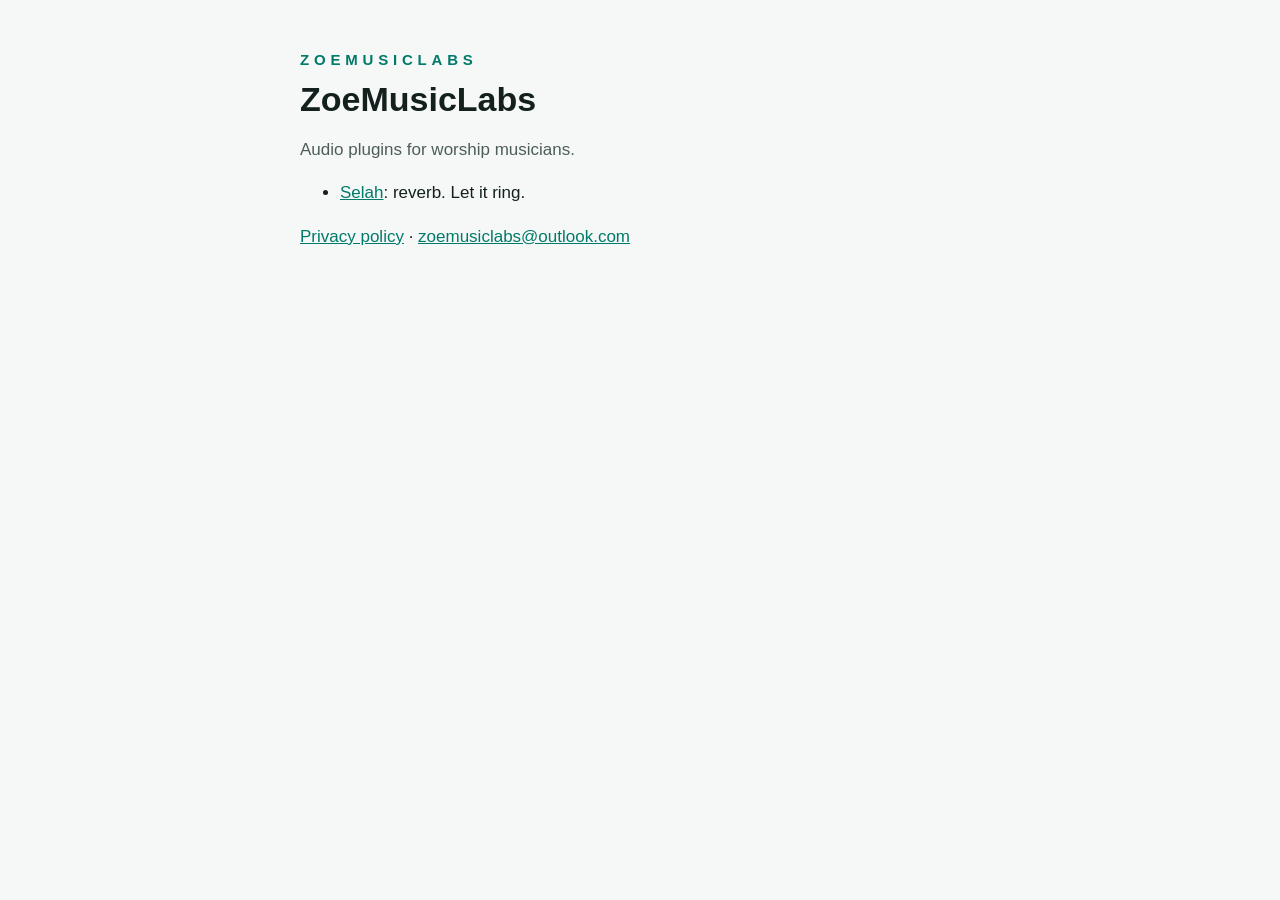
<file: index.html>
<!doctype html>
<html lang="en">
<head>
<meta charset="utf-8">
<meta name="viewport" content="width=device-width, initial-scale=1">
<title>ZoeMusicLabs</title>
<meta name="description" content="Audio plugins for worship musicians.">
<link rel="stylesheet" href="style.css">
</head>
<body>
<main>
  <div class="wordmark">ZOEMUSICLABS</div>
  <h1>ZoeMusicLabs</h1>
  <p class="muted">Audio plugins for worship musicians.</p>
  <ul>
    <li><a href="selah/">Selah</a>: reverb. Let it ring.</li>
  </ul>
  <p><a href="privacy/">Privacy policy</a> · <a href="mailto:zoemusiclabs@outlook.com">zoemusiclabs@outlook.com</a></p>
</main>
</body>
</html>
</file>
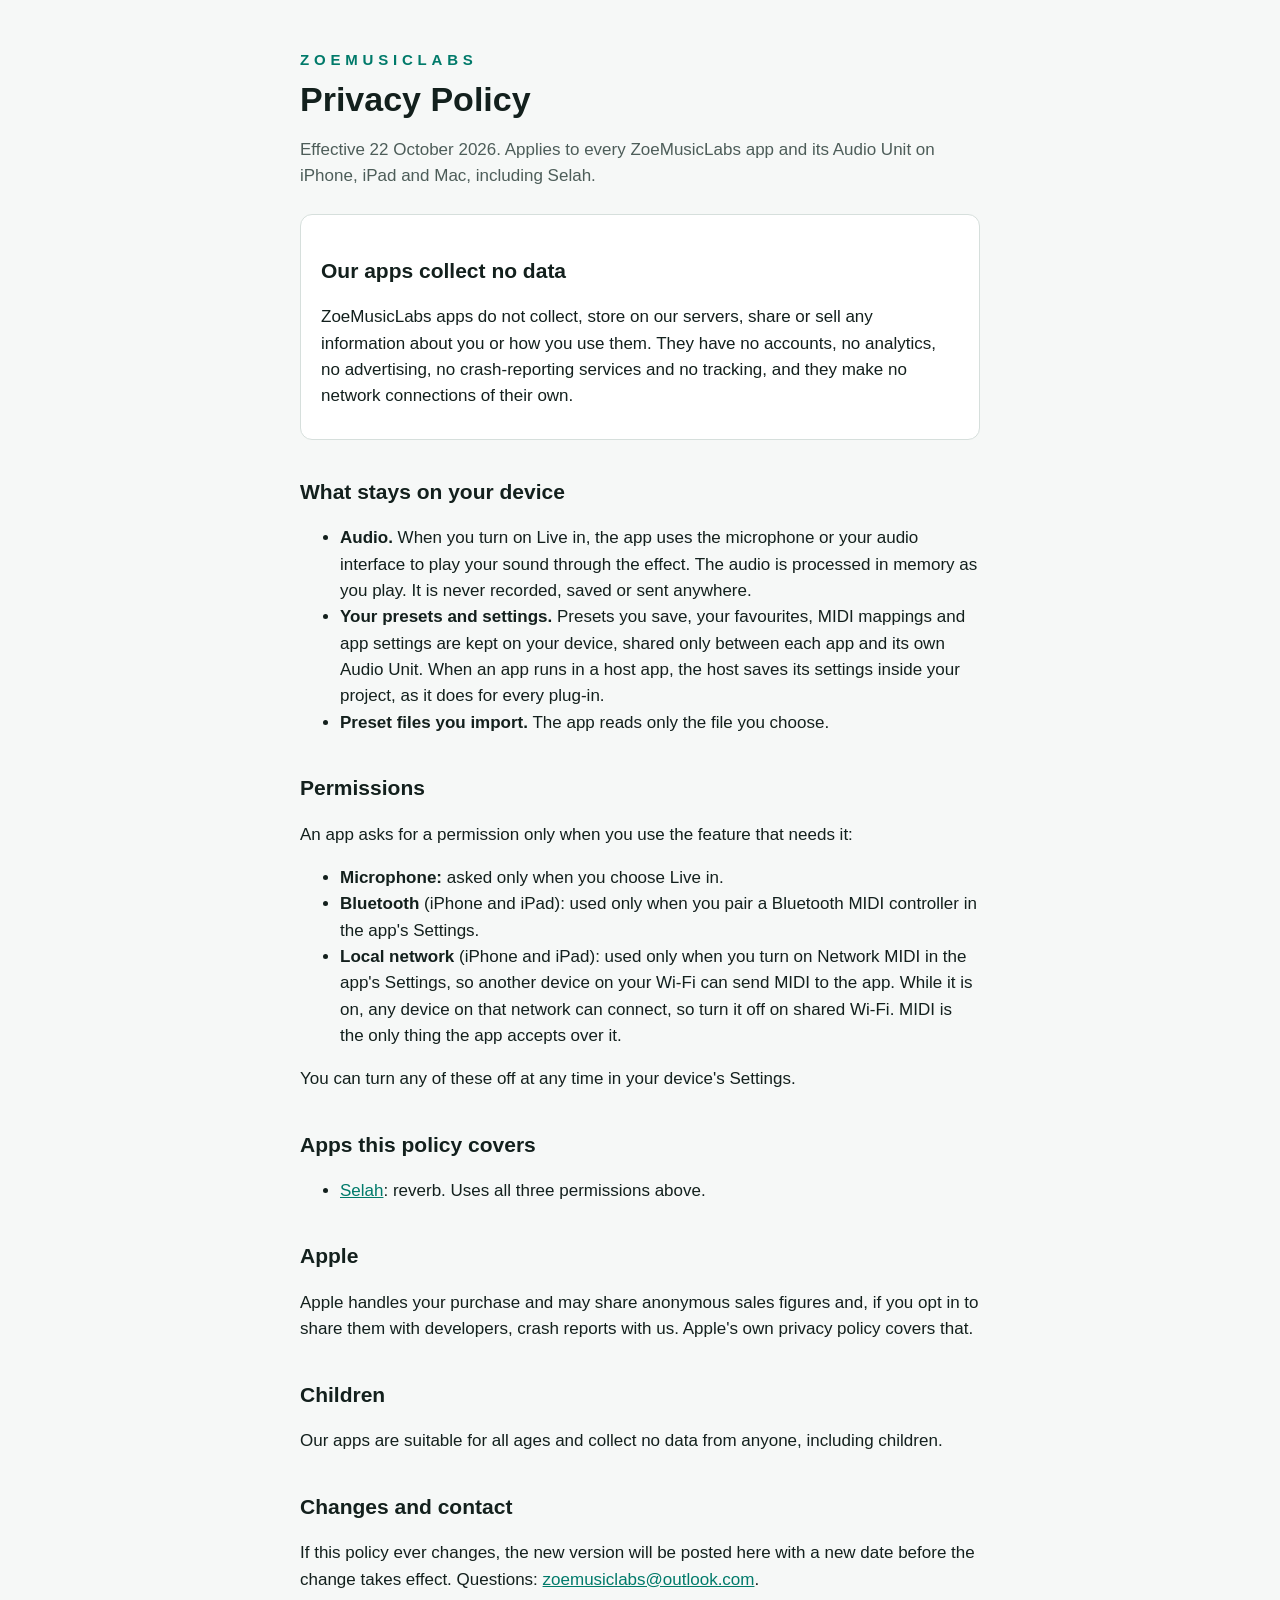
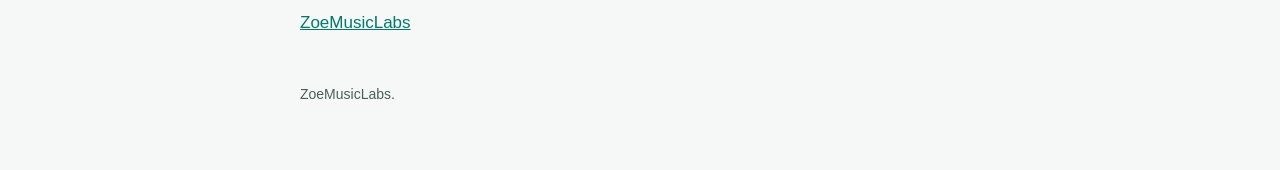
<file: privacy/index.html>
<!doctype html>
<html lang="en">
<head>
<meta charset="utf-8">
<meta name="viewport" content="width=device-width, initial-scale=1">
<title>ZoeMusicLabs Privacy Policy</title>
<meta name="description" content="ZoeMusicLabs apps collect no data.">
<link rel="stylesheet" href="../style.css">
</head>
<body>
<main>
  <div class="wordmark">ZOEMUSICLABS</div>
  <h1>Privacy Policy</h1>
  <p class="muted">Effective 22 October 2026. Applies to every ZoeMusicLabs app and its Audio Unit on iPhone, iPad and Mac, including Selah.</p>

  <section class="card">
    <h2>Our apps collect no data</h2>
    <p>ZoeMusicLabs apps do not collect, store on our servers, share or sell any information about you or how you use them. They have no accounts, no analytics, no advertising, no crash-reporting services and no tracking, and they make no network connections of their own.</p>
  </section>

  <h2>What stays on your device</h2>
  <ul>
    <li><strong>Audio.</strong> When you turn on Live in, the app uses the microphone or your audio interface to play your sound through the effect. The audio is processed in memory as you play. It is never recorded, saved or sent anywhere.</li>
    <li><strong>Your presets and settings.</strong> Presets you save, your favourites, MIDI mappings and app settings are kept on your device, shared only between each app and its own Audio Unit. When an app runs in a host app, the host saves its settings inside your project, as it does for every plug-in.</li>
    <li><strong>Preset files you import.</strong> The app reads only the file you choose.</li>
  </ul>

  <h2>Permissions</h2>
  <p>An app asks for a permission only when you use the feature that needs it:</p>
  <ul>
    <li><strong>Microphone:</strong> asked only when you choose Live in.</li>
    <li><strong>Bluetooth</strong> (iPhone and iPad): used only when you pair a Bluetooth MIDI controller in the app's Settings.</li>
    <li><strong>Local network</strong> (iPhone and iPad): used only when you turn on Network MIDI in the app's Settings, so another device on your Wi-Fi can send MIDI to the app. While it is on, any device on that network can connect, so turn it off on shared Wi-Fi. MIDI is the only thing the app accepts over it.</li>
  </ul>
  <p>You can turn any of these off at any time in your device's Settings.</p>

  <h2>Apps this policy covers</h2>
  <ul>
    <li><a href="../selah/">Selah</a>: reverb. Uses all three permissions above.</li>
  </ul>

  <h2>Apple</h2>
  <p>Apple handles your purchase and may share anonymous sales figures and, if you opt in to share them with developers, crash reports with us. Apple's own privacy policy covers that.</p>

  <h2>Children</h2>
  <p>Our apps are suitable for all ages and collect no data from anyone, including children.</p>

  <h2>Changes and contact</h2>
  <p>If this policy ever changes, the new version will be posted here with a new date before the change takes effect. Questions: <a href="mailto:zoemusiclabs@outlook.com">zoemusiclabs@outlook.com</a>.</p>

  <p><a href="../">ZoeMusicLabs</a></p>
  <footer>ZoeMusicLabs.</footer>
</main>
</body>
</html>
</file>
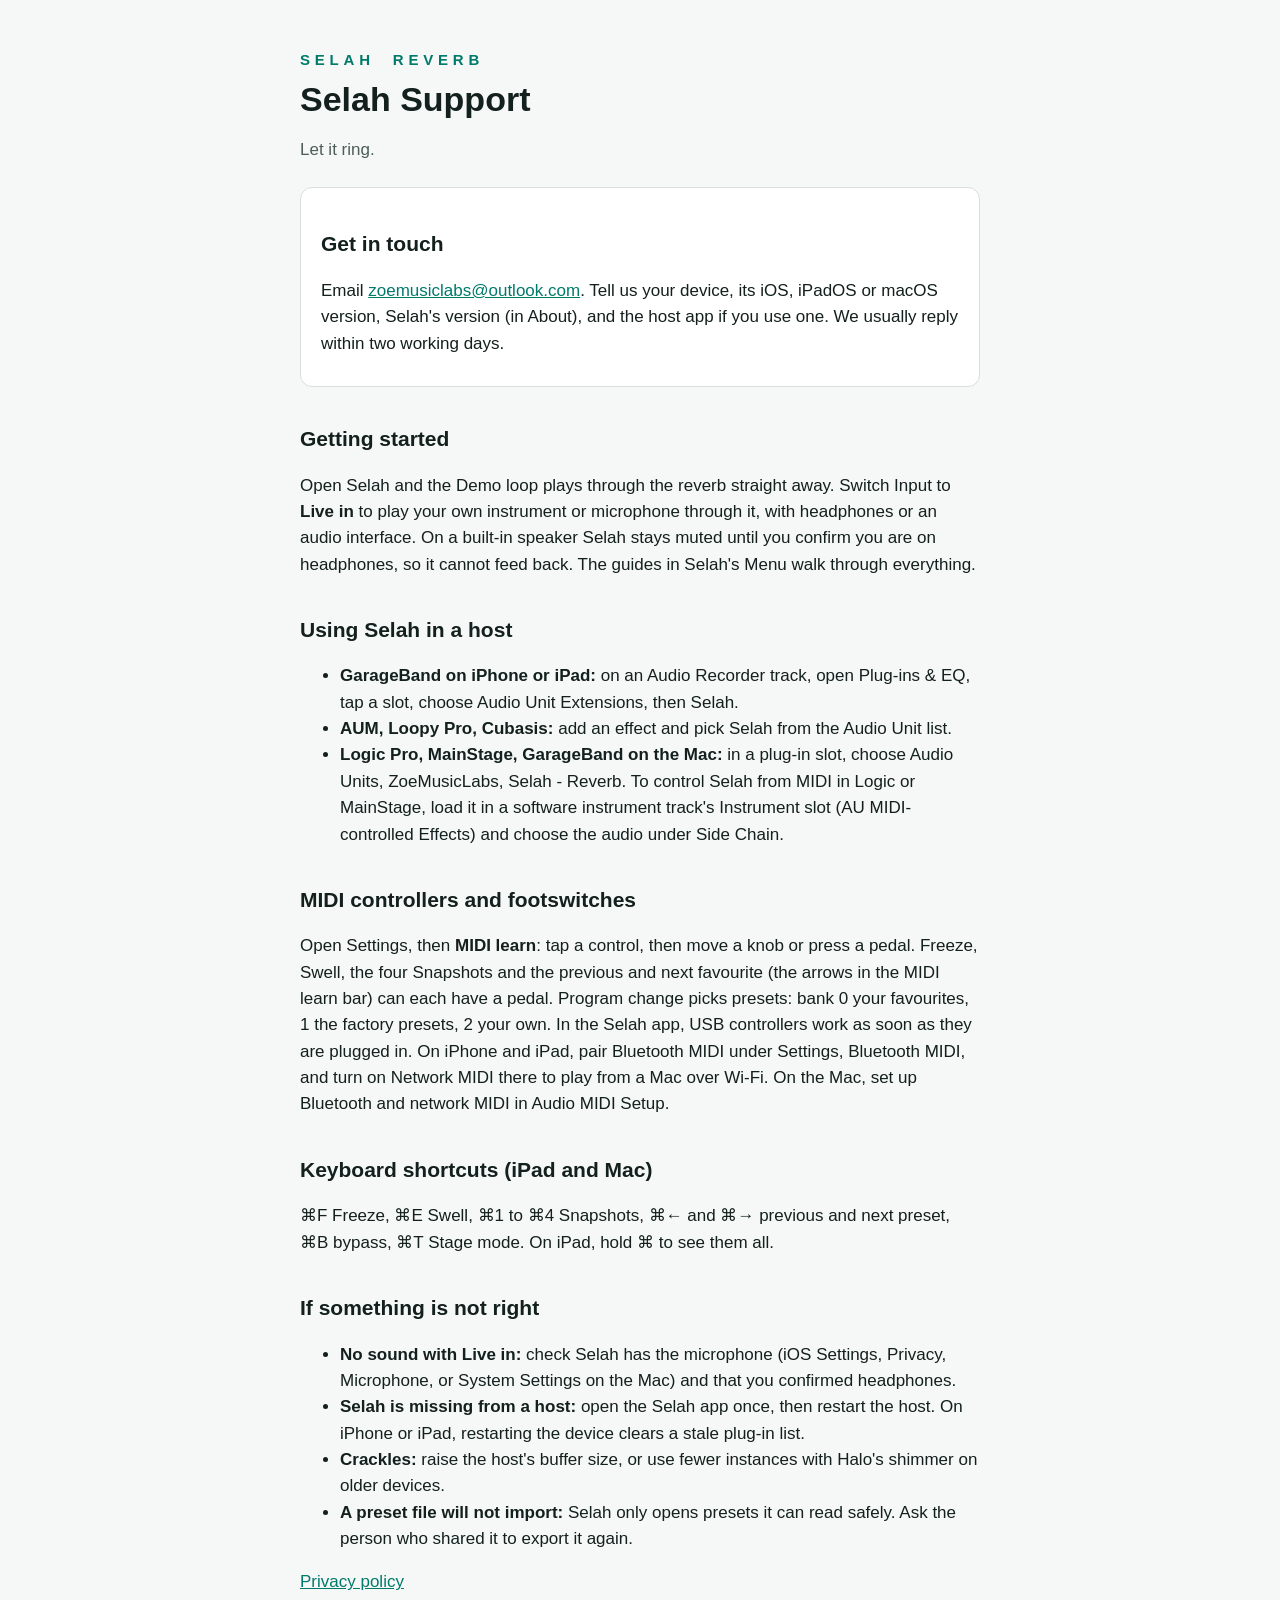
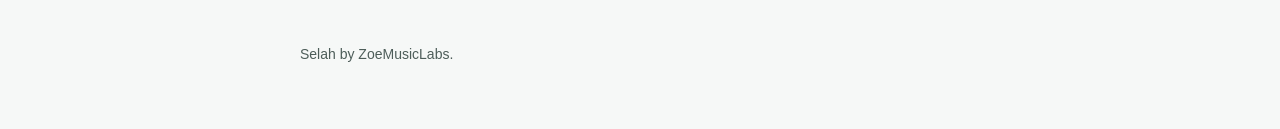
<file: selah/index.html>
<!doctype html>
<html lang="en">
<head>
<meta charset="utf-8">
<meta name="viewport" content="width=device-width, initial-scale=1">
<title>Selah Support</title>
<meta name="description" content="Help for Selah, the reverb for worship musicians, on iPhone, iPad and Mac.">
<link rel="stylesheet" href="../style.css">
</head>
<body>
<main>
  <div class="wordmark">SELAH&nbsp;&nbsp;REVERB</div>
  <h1>Selah Support</h1>
  <p class="muted">Let it ring.</p>

  <section class="card">
    <h2>Get in touch</h2>
    <p>Email <a href="mailto:zoemusiclabs@outlook.com">zoemusiclabs@outlook.com</a>. Tell us your device, its iOS, iPadOS or macOS version, Selah's version (in About), and the host app if you use one. We usually reply within two working days.</p>
  </section>

  <h2>Getting started</h2>
  <p>Open Selah and the Demo loop plays through the reverb straight away. Switch Input to <strong>Live in</strong> to play your own instrument or microphone through it, with headphones or an audio interface. On a built-in speaker Selah stays muted until you confirm you are on headphones, so it cannot feed back. The guides in Selah's Menu walk through everything.</p>

  <h2>Using Selah in a host</h2>
  <ul>
    <li><strong>GarageBand on iPhone or iPad:</strong> on an Audio Recorder track, open Plug-ins &amp; EQ, tap a slot, choose Audio Unit Extensions, then Selah.</li>
    <li><strong>AUM, Loopy Pro, Cubasis:</strong> add an effect and pick Selah from the Audio Unit list.</li>
    <li><strong>Logic Pro, MainStage, GarageBand on the Mac:</strong> in a plug-in slot, choose Audio Units, ZoeMusicLabs, Selah - Reverb. To control Selah from MIDI in Logic or MainStage, load it in a software instrument track's Instrument slot (AU MIDI-controlled Effects) and choose the audio under Side Chain.</li>
  </ul>

  <h2>MIDI controllers and footswitches</h2>
  <p>Open Settings, then <strong>MIDI learn</strong>: tap a control, then move a knob or press a pedal. Freeze, Swell, the four Snapshots and the previous and next favourite (the arrows in the MIDI learn bar) can each have a pedal. Program change picks presets: bank 0 your favourites, 1 the factory presets, 2 your own. In the Selah app, USB controllers work as soon as they are plugged in. On iPhone and iPad, pair Bluetooth MIDI under Settings, Bluetooth MIDI, and turn on Network MIDI there to play from a Mac over Wi-Fi. On the Mac, set up Bluetooth and network MIDI in Audio MIDI Setup.</p>

  <h2>Keyboard shortcuts (iPad and Mac)</h2>
  <p>⌘F Freeze, ⌘E Swell, ⌘1 to ⌘4 Snapshots, ⌘← and ⌘→ previous and next preset, ⌘B bypass, ⌘T Stage mode. On iPad, hold ⌘ to see them all.</p>

  <h2>If something is not right</h2>
  <ul>
    <li><strong>No sound with Live in:</strong> check Selah has the microphone (iOS Settings, Privacy, Microphone, or System Settings on the Mac) and that you confirmed headphones.</li>
    <li><strong>Selah is missing from a host:</strong> open the Selah app once, then restart the host. On iPhone or iPad, restarting the device clears a stale plug-in list.</li>
    <li><strong>Crackles:</strong> raise the host's buffer size, or use fewer instances with Halo's shimmer on older devices.</li>
    <li><strong>A preset file will not import:</strong> Selah only opens presets it can read safely. Ask the person who shared it to export it again.</li>
  </ul>

  <p><a href="../privacy/">Privacy policy</a></p>
  <footer>Selah by ZoeMusicLabs.</footer>
</main>
</body>
</html>
</file>
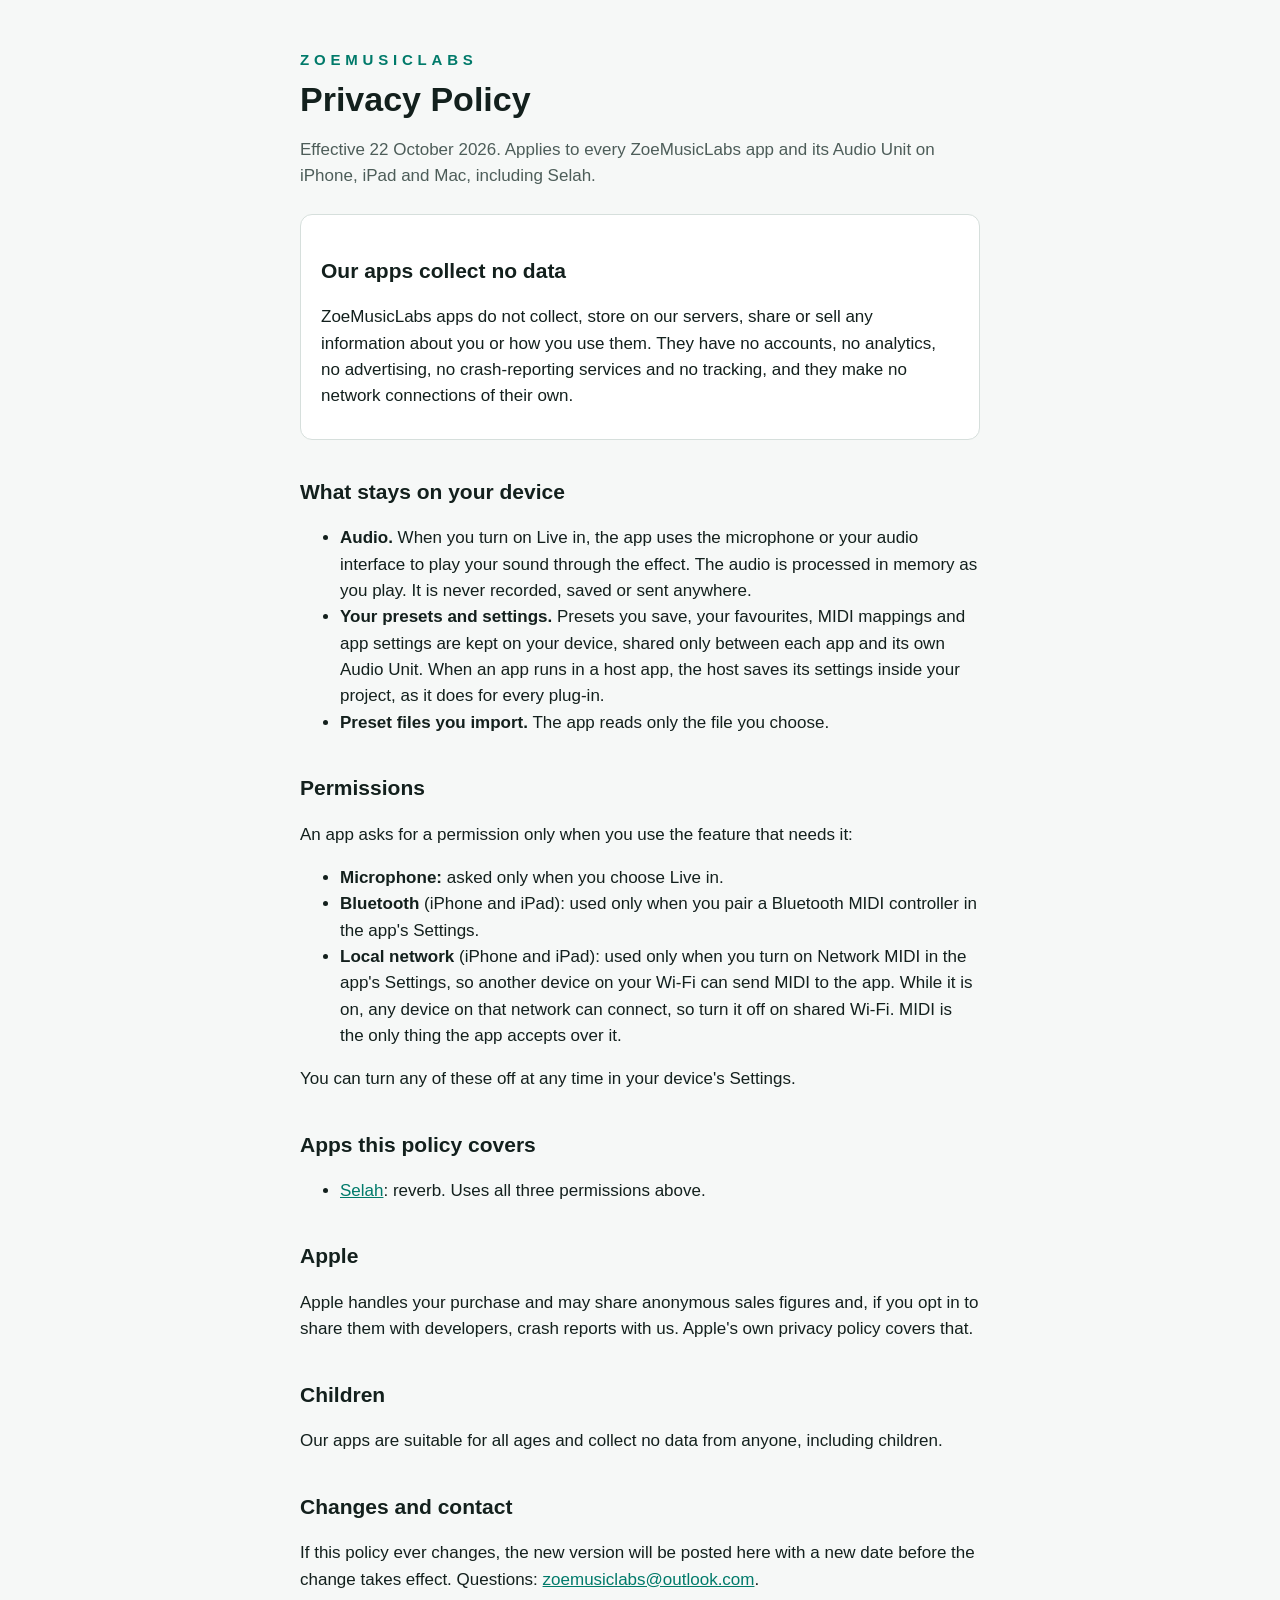
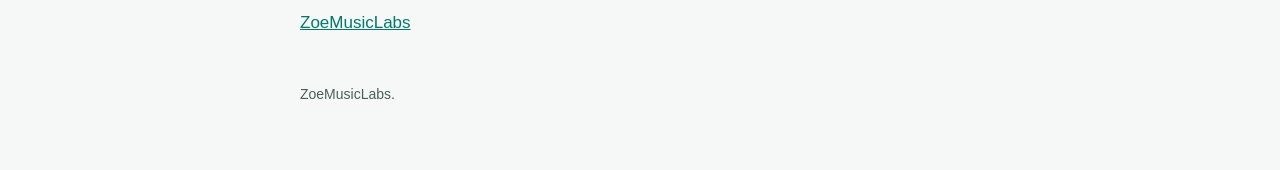
<file: selah/privacy.html>
<!doctype html>
<html lang="en">
<head>
<meta charset="utf-8">
<meta name="viewport" content="width=device-width, initial-scale=1">
<title>Privacy Policy</title>
<!-- Selah's privacy policy is now the suite-wide one; this keeps old links working. -->
<meta http-equiv="refresh" content="0; url=../privacy/">
<link rel="canonical" href="https://zoemusiclabs.com/privacy/">
<link rel="stylesheet" href="../style.css">
</head>
<body>
<main>
  <h1>Privacy Policy</h1>
  <p>Selah's privacy policy is now the ZoeMusicLabs policy for all our apps: <a href="../privacy/">read it here</a>.</p>
</main>
</body>
</html>
</file>
<file: style.css>
/* ZoeMusicLabs support pages: the suite's Sanctuary theme (docs/design). */
:root {
  --ground: #0f1417;
  --surface: #172025;
  --ink: #e9efee;
  --ink-muted: #a5b3b1;
  --accent: #4fd1bd;
  --line: #2a363b;
  color-scheme: dark light;
}
@media (prefers-color-scheme: light) {
  :root {
    --ground: #f6f8f7;
    --surface: #ffffff;
    --ink: #13201d;
    --ink-muted: #4d5d59;
    --accent: #007a6a;
    --line: #d6dfdc;
  }
}
* { box-sizing: border-box; }
body {
  margin: 0;
  background: var(--ground);
  color: var(--ink);
  font: 17px/1.55 -apple-system, BlinkMacSystemFont, "Helvetica Neue", sans-serif;
}
main { max-width: 720px; margin: 0 auto; padding: 48px 20px 64px; }
.wordmark { letter-spacing: 0.32em; font-weight: 600; font-size: 15px; color: var(--accent); }
h1 { font-size: 34px; line-height: 1.2; margin: 8px 0 4px; }
h2 { font-size: 21px; margin: 36px 0 8px; }
p, li { color: var(--ink); }
.muted { color: var(--ink-muted); }
a { color: var(--accent); }
section.card {
  background: var(--surface);
  border: 1px solid var(--line);
  border-radius: 12px;
  padding: 4px 20px 12px;
  margin-top: 24px;
}
footer { margin-top: 48px; font-size: 14px; color: var(--ink-muted); }
</file>
